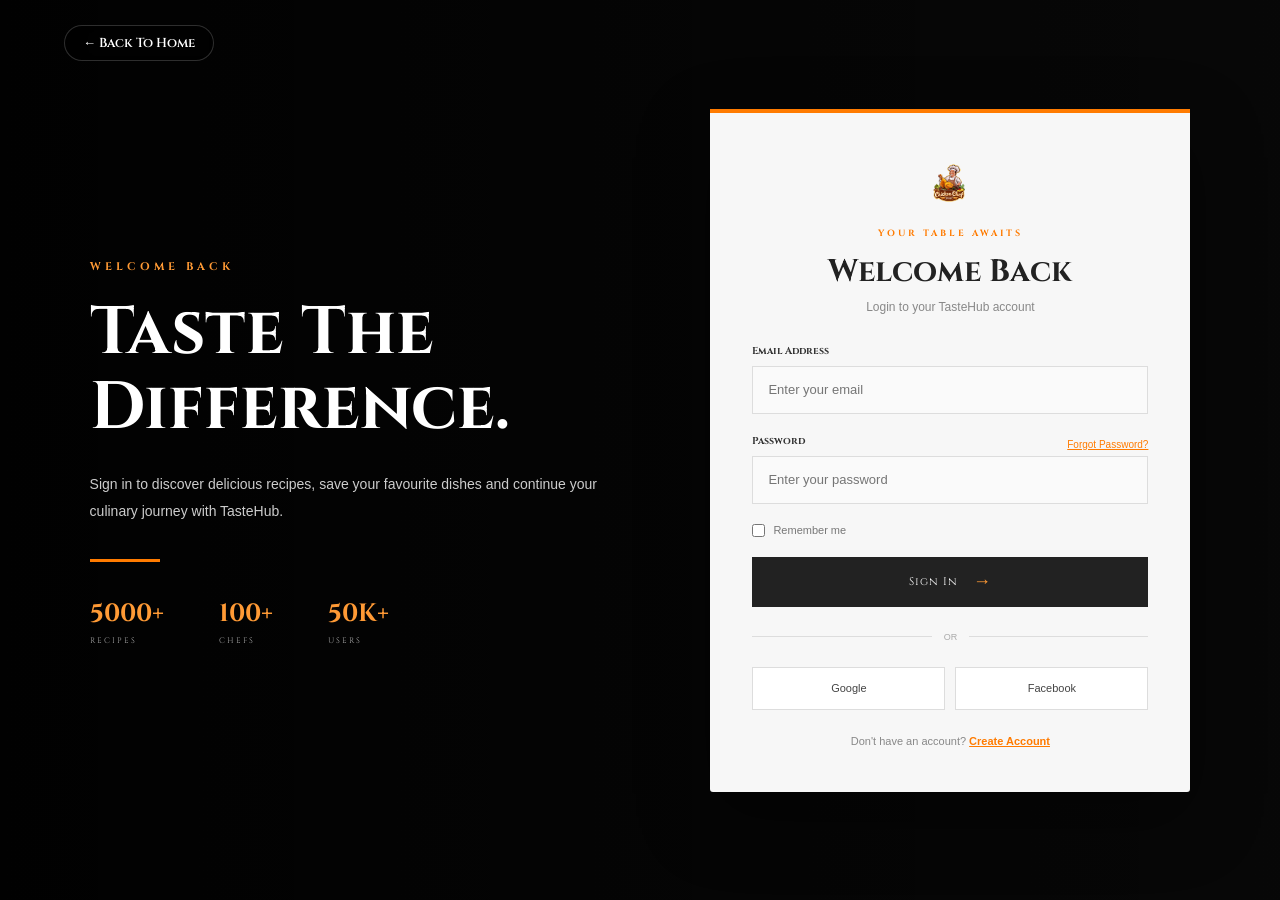
<file: login.html>
<!DOCTYPE html>
<html lang="en">

<head>
    <meta charset="UTF-8">
    <meta name="viewport" content="width=device-width, initial-scale=1.0">

    <title>TasteHub | Login</title>

    <link href="https://fonts.googleapis.com/css2?family=Cinzel:wght@400;500;600;700;800&display=swap"
          rel="stylesheet">

    <link rel="stylesheet" href="login.css">
</head>

<body>

    <main class="login-section">

        <a href="tastehub.html" class="back-home">
            ← Back To Home
        </a>

        <div class="login-background"></div>

        <div class="login-overlay"></div>


        <div class="login-wrapper">


                <div class="login-intro">

                <span>
                    WELCOME BACK
                </span>

                <h1>
                    Taste The
                    <br>
                    Difference.
                </h1>

                <p>
                    Sign in to discover delicious recipes,
                    save your favourite dishes and continue
                    your culinary journey with TasteHub.
                </p>


                <div class="intro-line"></div>


                <div class="login-stats">

                    <div>
                        <strong>5000+</strong>
                        <span>RECIPES</span>
                    </div>

                    <div>
                        <strong>100+</strong>
                        <span>CHEFS</span>
                    </div>

                    <div>
                        <strong>50K+</strong>
                        <span>USERS</span>
                    </div>

                </div>

            </div>


            <div class="login-card">

                <div class="card-logo">

                    <img src="pngtree-kitchen-chef-logo-design-png-image_17269029.png"
                         alt="TasteHub">

                </div>


                <span class="card-small-title">
                    YOUR TABLE AWAITS
                </span>

                <h2>
                    Welcome Back
                </h2>

                <p class="card-description">
                    Login to your TasteHub account
                </p>


                <form>

                    <div class="input-group">

                        <label for="email">
                            Email Address
                        </label>

                        <input
                            type="email"
                            id="email"
                            placeholder="Enter your email"
                            required>

                    </div>

                    <div class="input-group">

                        <div class="password-label">

                            <label for="password">
                                Password
                            </label>

                            <a href="#">
                                Forgot Password?
                            </a>

                        </div>

                        <input
                            type="password"
                            id="password"
                            placeholder="Enter your password"
                            required>

                    </div>


                    <div class="remember">

                        <label>

                            <input type="checkbox">

                            <span>
                                Remember me
                            </span>

                        </label>

                    </div>


                    <button type="submit" class="login-submit">
                        Sign In
                        <span>→</span>
                    </button>


                            <div class="divider">

                        <span></span>

                        <p>
                            OR
                        </p>

                        <span></span>

                    </div>


                    <div class="social-login">

                        <button type="button">
                            Google
                        </button>

                        <button type="button">
                            Facebook
                        </button>

                    </div>


                    <p class="register-text">

                        Don't have an account?

                        <a href="signup.html">
                            Create Account
                        </a>

                    </p>

                </form>

            </div>

        </div>

    </main>


   

</body>

</html>
</file>
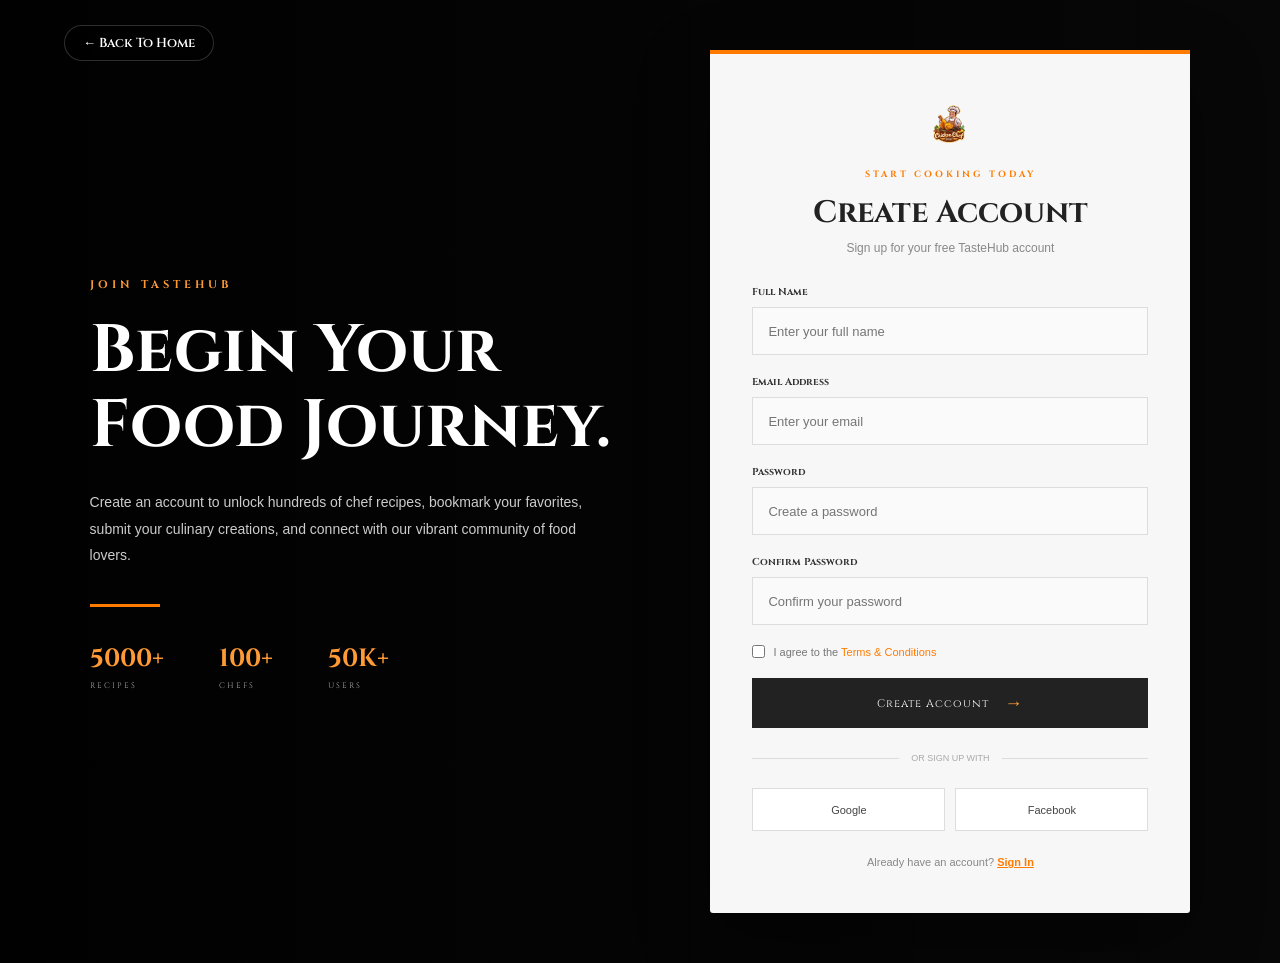
<file: signup.html>
<!DOCTYPE html>
<html lang="en">

<head>
    <meta charset="UTF-8">
    <meta name="viewport" content="width=device-width, initial-scale=1.0">

    <title>TasteHub | Sign Up</title>

    <link href="https://fonts.googleapis.com/css2?family=Cinzel:wght@400;500;600;700;800&display=swap"
          rel="stylesheet">

    <link rel="stylesheet" href="login.css">
</head>

<body>

    <main class="login-section">

        <a href="tastehub.html" class="back-home">
            ← Back To Home
        </a>

        <div class="login-background"></div>

        <div class="login-overlay"></div>

        <div class="login-wrapper">

            <div class="login-intro">

                <span>
                    JOIN TASTEHUB
                </span>

                <h1>
                    Begin Your
                    <br>
                    Food Journey.
                </h1>

                <p>
                    Create an account to unlock hundreds of chef recipes,
                    bookmark your favorites, submit your culinary creations,
                    and connect with our vibrant community of food lovers.
                </p>

                <div class="intro-line"></div>

                <div class="login-stats">

                    <div>
                        <strong>5000+</strong>
                        <span>RECIPES</span>
                    </div>

                    <div>
                        <strong>100+</strong>
                        <span>CHEFS</span>
                    </div>

                    <div>
                        <strong>50K+</strong>
                        <span>USERS</span>
                    </div>

                </div>

            </div>

            <div class="login-card">

                <div class="card-logo">

                    <img src="pngtree-kitchen-chef-logo-design-png-image_17269029.png"
                         alt="TasteHub">

                </div>

                <span class="card-small-title">
                    START COOKING TODAY
                </span>

                <h2>
                    Create Account
                </h2>

                <p class="card-description">
                    Sign up for your free TasteHub account
                </p>

                <form>

                    <div class="input-group">

                        <label for="fullname">
                            Full Name
                        </label>

                        <input
                            type="text"
                            id="fullname"
                            placeholder="Enter your full name"
                            required>

                    </div>

                    <div class="input-group">

                        <label for="email">
                            Email Address
                        </label>

                        <input
                            type="email"
                            id="email"
                            placeholder="Enter your email"
                            required>

                    </div>

                    <div class="input-group">

                        <label for="password">
                            Password
                        </label>

                        <input
                            type="password"
                            id="password"
                            placeholder="Create a password"
                            required>

                    </div>

                    <div class="input-group">

                        <label for="confirm-password">
                            Confirm Password
                        </label>

                        <input
                            type="password"
                            id="confirm-password"
                            placeholder="Confirm your password"
                            required>

                    </div>

                    <div class="remember">

                        <label>

                            <input type="checkbox" required>

                            <span>
                                I agree to the <a href="#" style="color:#ff7b00; text-decoration:none;">Terms & Conditions</a>
                            </span>

                        </label>

                    </div>

                    <button type="submit" class="login-submit">
                        Create Account
                        <span>→</span>
                    </button>

                    <div class="divider">

                        <span></span>

                        <p>
                            OR SIGN UP WITH
                        </p>

                        <span></span>

                    </div>

                    <div class="social-login">

                        <button type="button">
                            Google
                        </button>

                        <button type="button">
                            Facebook
                        </button>

                    </div>

                    <p class="register-text">

                        Already have an account?

                        <a href="login.html">
                            Sign In
                        </a>

                    </p>

                </form>

            </div>

        </div>

    </main>

</body>

</html>
</file>
<file: login.css>
@import url('https://fonts.googleapis.com/css2?family=Cinzel:wght@400;500;600;700;800&display=swap');

*{
    margin:0;
    padding:0;
    box-sizing:border-box;
}

html{
    scroll-behavior:smooth;
}

body{
    font-family:'Cinzel',serif;
    background:#111;
    color:#fff;
    overflow-x:hidden;
}


header{
    padding:16px 6%;
    display:flex;
    align-items:center;
    justify-content:space-between;
    background:#111;
    position:fixed;
    top:0;
    left:0;
    width:100%;
    z-index:1000;
    box-shadow:0 10px 30px rgba(0,0,0,.35);
}

.logo{
    display:flex;
    align-items:center;
    gap:12px;
    text-decoration:none;
    flex-shrink:0;
}

.logo img{
    width:54px;
    height:54px;
    object-fit:contain;
    transition:transform .3s ease;
}

.logo:hover img{
    transform:scale(1.05);
}

.logo h2{
    color:#ff7b00;
    font-size:28px;
    font-weight:700;
    letter-spacing:1px;
    margin:0;
    white-space:nowrap;
}

.back-home{
    position:absolute;
    top:25px;
    left:5%;
    z-index:10;
    color:#fff;
    font-size:13px;
    font-weight:600;
    font-family:'Cinzel',serif;
    text-decoration:none;
    display:inline-flex;
    align-items:center;
    gap:8px;
    padding:8px 18px;
    background:rgba(0,0,0,.45);
    border:1px solid rgba(255,255,255,.18);
    border-radius:30px;
    backdrop-filter:blur(8px);
    transition:all .3s ease;
}

.back-home:hover{
    color:#fff;
    background:#ff7b00;
    border-color:#ff7b00;
    transform:translateX(-3px);
    box-shadow:0 4px 15px rgba(255,123,0,.35);
}



.login-section{
    min-height:100vh;
    padding:50px 7%;
    position:relative;
    display:flex;
    align-items:center;
    justify-content:center;
}

.login-background{
    position:absolute;
    inset:0;
    background:
        url("https://images.unsplash.com/photo-1515003197210-e0cd71810b5f?w=1800")
        center/cover no-repeat;
}

.login-overlay{
    position:absolute;
    inset:0;
    background:
        linear-gradient(
            90deg,
            rgba(0,0,0,.94),
            rgba(0,0,0,.75),
            rgba(0,0,0,.58)
        );
}

.login-wrapper{
    width:100%;
    max-width:1250px;
    margin:auto;
    position:relative;
    z-index:2;
    display:grid;
    grid-template-columns:1fr 480px;
    align-items:center;
    gap:90px;
}


.login-intro{
    max-width:600px;
}

.login-intro > span{
    color:#ff9a35;
    font-size:11px;
    letter-spacing:4px;
    font-weight:700;
}

.login-intro h1{
    font-size:67px;
    line-height:1.12;
    margin:20px 0 25px;
}

.login-intro p{
    max-width:550px;
    color:#ccc;
    font-family:Arial,sans-serif;
    font-size:14px;
    line-height:1.9;
}

.intro-line{
    width:70px;
    height:3px;
    background:#ff7b00;
    margin:35px 0;
}

.login-stats{
    display:flex;
    gap:55px;
}

.login-stats div{
    display:flex;
    flex-direction:column;
    gap:5px;
}

.login-stats strong{
    color:#ff9a35;
    font-size:25px;
}

.login-stats span{
    color:#aaa;
    font-size:8px;
    letter-spacing:2px;
}


.login-card{
    background:rgba(255,255,255,.97);
    color:#222;
    padding:45px 42px;
    border-radius:3px;
    box-shadow:
        0 25px 70px rgba(0,0,0,.45);
    position:relative;
}

.login-card:before{
    content:"";
    position:absolute;
    top:0;
    left:0;
    width:100%;
    height:4px;
    background:#ff7b00;
}

.card-logo{
    width:58px;
    height:58px;
    margin:0 auto 15px;
}

.card-logo img{
    width:100%;
    height:100%;
    object-fit:contain;
}

.card-small-title{
    display:block;
    text-align:center;
    color:#ff7b00;
    font-size:9px;
    letter-spacing:3px;
    font-weight:700;
}

.login-card h2{
    text-align:center;
    font-size:31px;
    margin:12px 0 7px;
}

.card-description{
    text-align:center;
    color:#888;
    font-family:Arial,sans-serif;
    font-size:12px;
    margin-bottom:30px;
}

.input-group{
    margin-bottom:20px;
}

.input-group label{
    display:block;
    color:#333;
    font-size:10px;
    font-weight:700;
    margin-bottom:8px;
}

.input-group input{
    width:100%;
    height:48px;
    padding:0 15px;
    border:1px solid #ddd;
    outline:none;
    background:#fafafa;
    font-family:Arial,sans-serif;
    font-size:13px;
    transition:.3s;
}

.input-group input:focus{
    border-color:#ff7b00;
    box-shadow:0 0 0 3px rgba(255,123,0,.1);
}


.password-label{
    display:flex;
    justify-content:space-between;
    align-items:center;
}

.password-label a{
    color:#ff7b00;
    font-family:Arial,sans-serif;
    font-size:10px;
}

.remember{
    margin:5px 0 20px;
}

.remember label{
    display:flex;
    align-items:center;
    gap:8px;
    color:#777;
    font-family:Arial,sans-serif;
    font-size:11px;
    cursor:pointer;
}

.remember input{
    accent-color:#ff7b00;
}

.login-submit{
    width:100%;
    height:50px;
    border:0;
    background:#222;
    color:#fff;
    cursor:pointer;
    font-family:'Cinzel',serif;
    font-size:11px;
    letter-spacing:1px;
    transition:.3s;
    display:flex;
    align-items:center;
    justify-content:center;
    gap:15px;
}

.login-submit span{
    color:#ff9a35;
    font-size:18px;
}

.login-submit:hover{
    background:#ff7b00;
    transform:translateY(-2px);
}

.login-submit:hover span{
    color:#fff;
}

.divider{
    display:flex;
    align-items:center;
    gap:12px;
    margin:25px 0;
}

.divider span{
    flex:1;
    height:1px;
    background:#ddd;
}

.divider p{
    color:#aaa;
    font-family:Arial,sans-serif;
    font-size:9px;
}


.social-login{
    display:grid;
    grid-template-columns:1fr 1fr;
    gap:10px;
}

.social-login button{
    height:43px;
    background:#fff;
    border:1px solid #ddd;
    cursor:pointer;
    color:#444;
    font-family:Arial,sans-serif;
    font-size:11px;
    transition:.3s;
}

.social-login button:hover{
    border-color:#ff7b00;
    color:#ff7b00;
}

.register-text{
    text-align:center;
    margin-top:25px;
    color:#888;
    font-family:Arial,sans-serif;
    font-size:11px;
}

.register-text a{
    color:#ff7b00;
    font-weight:bold;
}


footer{
    background:#111;
    border-top:1px solid #292929;
    padding:20px 7%;
    display:flex;
    justify-content:space-between;
    color:#777;
    font-family:Arial,sans-serif;
    font-size:10px;
}

footer span{
    color:#ff7b00;
}


@media(max-width:1024px){

    .login-wrapper{
        grid-template-columns:1fr 430px;
        gap:45px;
    }

    .login-intro h1{
        font-size:50px;
    }

    .login-stats{
        gap:30px;
    }

}

@media(max-width:768px){

    header{
        padding:18px 5%;
    }

    .login-section{
        padding:120px 5% 60px;
    }

    .login-wrapper{
        grid-template-columns:1fr;
        gap:45px;
        text-align:center;
    }

    .login-intro{
        margin:auto;
    }

    .login-intro h1{
        font-size:45px;
    }

    .login-intro p{
        margin:auto;
    }

    .intro-line{
        margin:25px auto;
    }

    .login-stats{
        justify-content:center;
    }

    .login-card{
        max-width:480px;
        width:100%;
        margin:auto;
        text-align:left;
    }

}

@media(max-width:480px){

    header{
        padding:15px;
    }

    .logo img{
        width:45px;
        height:45px;
    }

    .logo h2{
        font-size:20px;
    }

    .back-home{
        font-size:9px;
    }

    .login-section{
        padding:100px 18px 50px;
    }

    .login-intro h1{
        font-size:36px;
    }

    .login-intro p{
        font-size:12px;
    }

    .login-stats{
        gap:20px;
        flex-wrap:wrap;
    }

    .login-stats strong{
        font-size:20px;
    }

    .login-card{
        padding:35px 25px;
    }

    .login-card h2{
        font-size:27px;
    }

    footer{
        flex-direction:column;
        gap:8px;
        text-align:center;
    }

}

@media(max-width:360px){

    .login-intro h1{
        font-size:31px;
    }

    .login-stats{
        gap:13px;
    }

    .login-stats strong{
        font-size:18px;
    }

    .login-card{
        padding:30px 18px;
    }

    .social-login{
        grid-template-columns:1fr;
    }

}
</file>
